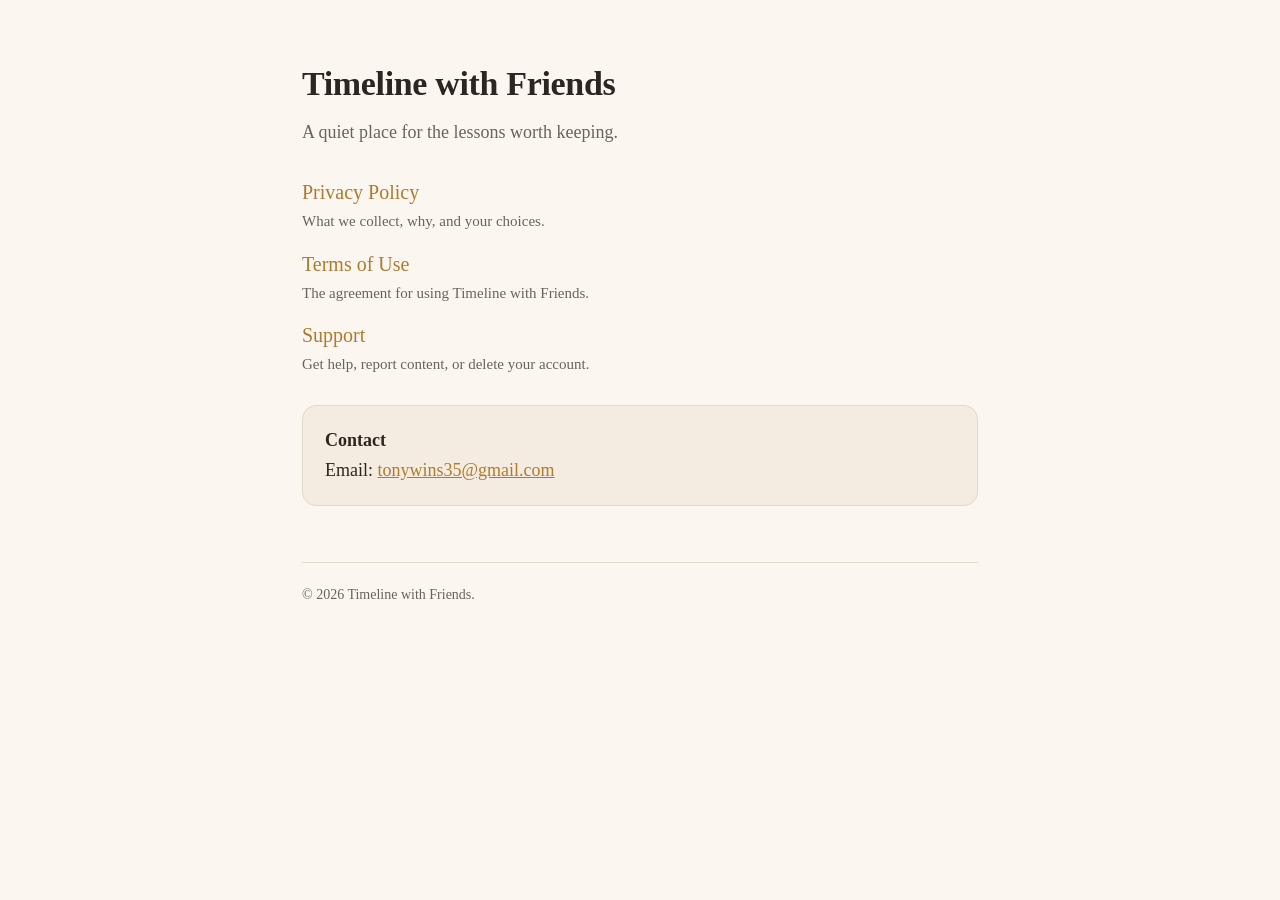
<file: index.html>
<!DOCTYPE html>
<html lang="en">
<head>
<meta charset="utf-8">
<meta name="viewport" content="width=device-width, initial-scale=1">
<title>Timeline with Friends</title>
<link rel="stylesheet" href="style.css">
</head>
<body>
<div class="wrap">
  <header class="masthead">
    <p class="brand">Timeline with Friends</p>
    <p class="tagline">A quiet place for the lessons worth keeping.</p>
  </header>

  <ul class="home-links">
    <li>
      <a href="privacy.html">Privacy Policy</a>
      <span>What we collect, why, and your choices.</span>
    </li>
    <li>
      <a href="terms.html">Terms of Use</a>
      <span>The agreement for using Timeline with Friends.</span>
    </li>
    <li>
      <a href="support.html">Support</a>
      <span>Get help, report content, or delete your account.</span>
    </li>
  </ul>

  <div class="card">
    <strong>Contact</strong><br>
    Email: <a href="mailto:tonywins35@gmail.com">tonywins35@gmail.com</a>
  </div>

  <footer>
    &copy; 2026 Timeline with Friends.
  </footer>
</div>
</body>
</html>
</file>
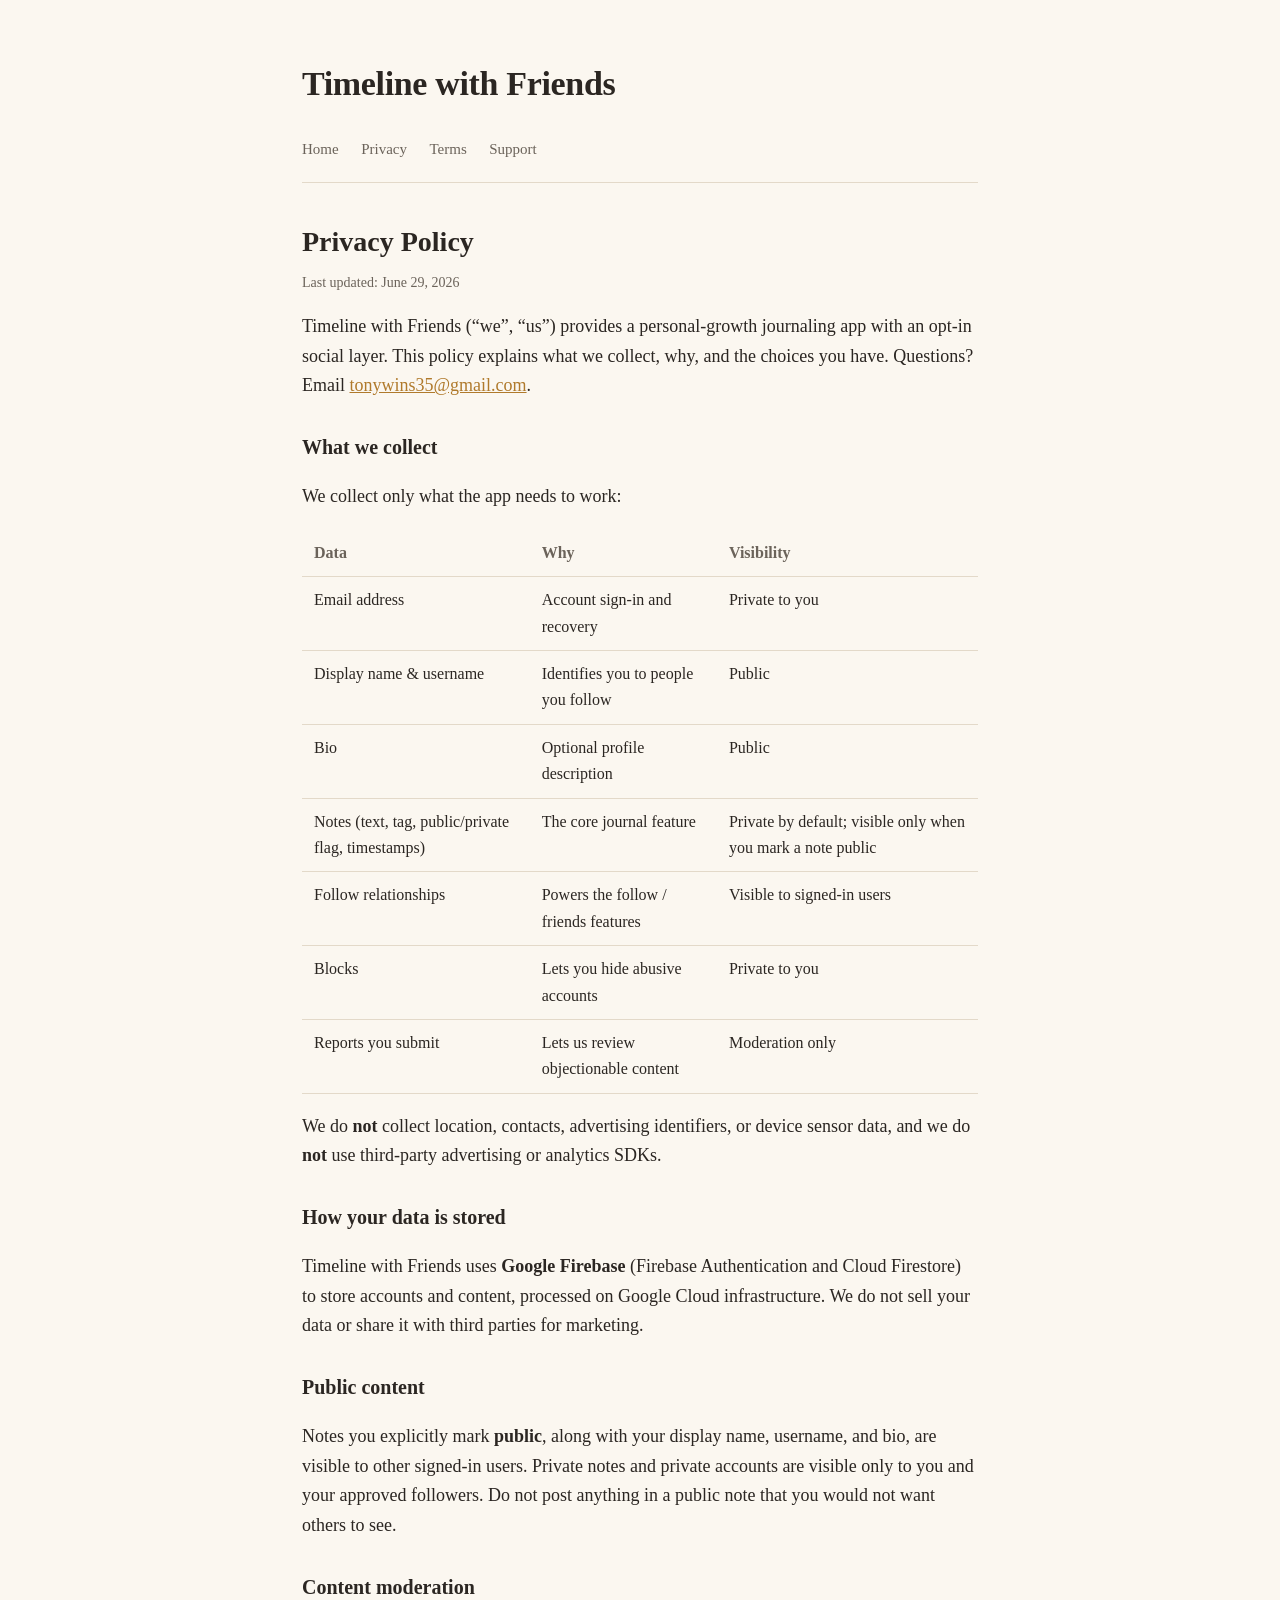
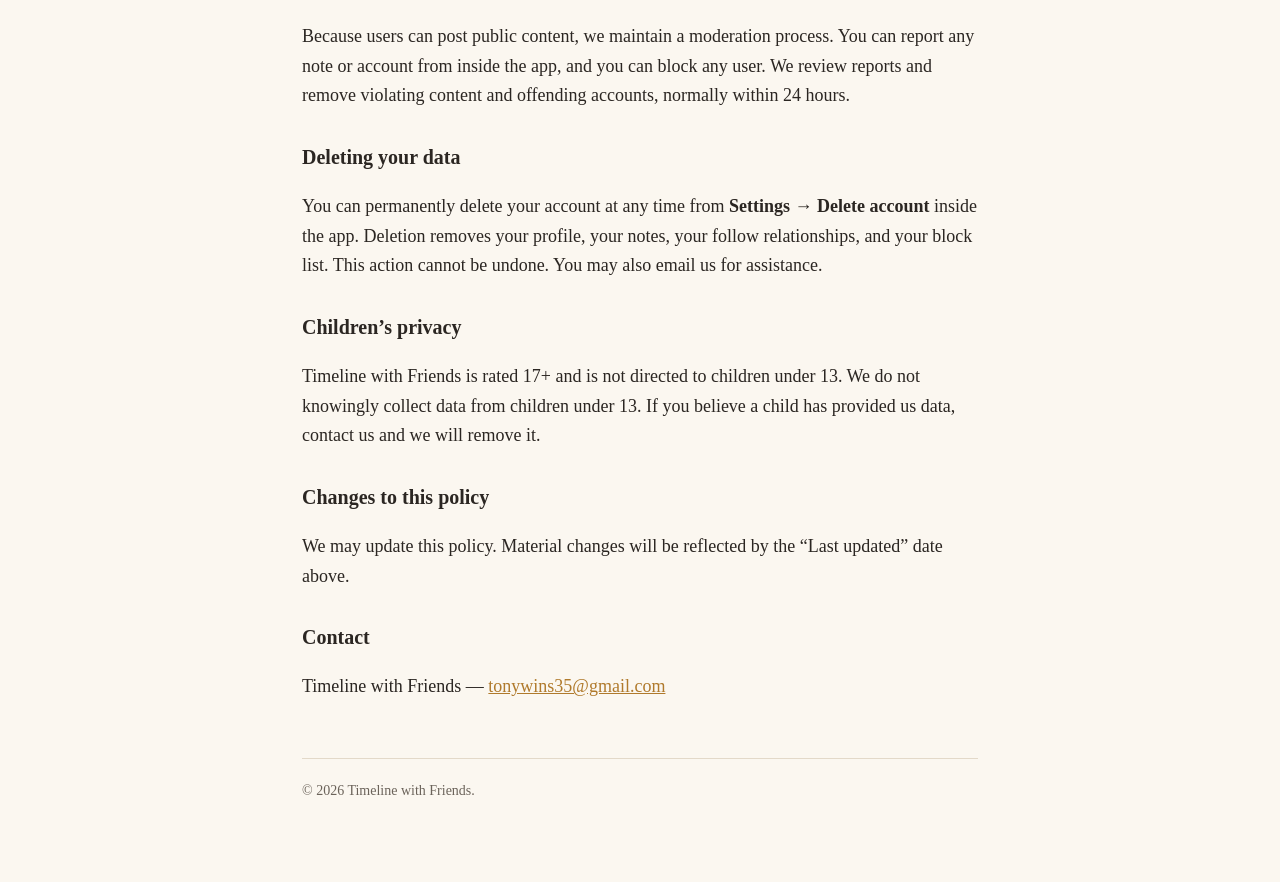
<file: privacy.html>
<!DOCTYPE html>
<html lang="en">
<head>
<meta charset="utf-8">
<meta name="viewport" content="width=device-width, initial-scale=1">
<title>Privacy Policy — Timeline with Friends</title>
<link rel="stylesheet" href="style.css">
</head>
<body>
<div class="wrap">
  <header class="masthead">
    <p class="brand">Timeline with Friends</p>
    <nav class="top">
      <a href="index.html">Home</a>
      <a href="privacy.html">Privacy</a>
      <a href="terms.html">Terms</a>
      <a href="support.html">Support</a>
    </nav>
  </header>

  <h1>Privacy Policy</h1>
  <p class="updated">Last updated: June 29, 2026</p>

  <p>Timeline with Friends (&ldquo;we&rdquo;, &ldquo;us&rdquo;) provides a personal-growth
  journaling app with an opt-in social layer. This policy explains what we
  collect, why, and the choices you have. Questions? Email
  <a href="mailto:tonywins35@gmail.com">tonywins35@gmail.com</a>.</p>

  <h2>What we collect</h2>
  <p>We collect only what the app needs to work:</p>
  <table>
    <tr><th>Data</th><th>Why</th><th>Visibility</th></tr>
    <tr><td>Email address</td><td>Account sign-in and recovery</td><td>Private to you</td></tr>
    <tr><td>Display name &amp; username</td><td>Identifies you to people you follow</td><td>Public</td></tr>
    <tr><td>Bio</td><td>Optional profile description</td><td>Public</td></tr>
    <tr><td>Notes (text, tag, public/private flag, timestamps)</td><td>The core journal feature</td><td>Private by default; visible only when you mark a note public</td></tr>
    <tr><td>Follow relationships</td><td>Powers the follow / friends features</td><td>Visible to signed-in users</td></tr>
    <tr><td>Blocks</td><td>Lets you hide abusive accounts</td><td>Private to you</td></tr>
    <tr><td>Reports you submit</td><td>Lets us review objectionable content</td><td>Moderation only</td></tr>
  </table>
  <p>We do <strong>not</strong> collect location, contacts, advertising
  identifiers, or device sensor data, and we do <strong>not</strong> use
  third-party advertising or analytics SDKs.</p>

  <h2>How your data is stored</h2>
  <p>Timeline with Friends uses <strong>Google Firebase</strong> (Firebase Authentication and
  Cloud Firestore) to store accounts and content, processed on Google Cloud
  infrastructure. We do not sell your data or share it with third parties for
  marketing.</p>

  <h2>Public content</h2>
  <p>Notes you explicitly mark <strong>public</strong>, along with your display
  name, username, and bio, are visible to other signed-in users. Private notes
  and private accounts are visible only to you and your approved followers. Do
  not post anything in a public note that you would not want others to see.</p>

  <h2>Content moderation</h2>
  <p>Because users can post public content, we maintain a moderation process. You
  can report any note or account from inside the app, and you can block any user.
  We review reports and remove violating content and offending accounts, normally
  within 24 hours.</p>

  <h2>Deleting your data</h2>
  <p>You can permanently delete your account at any time from
  <strong>Settings &rarr; Delete account</strong> inside the app. Deletion removes
  your profile, your notes, your follow relationships, and your block list. This
  action cannot be undone. You may also email us for assistance.</p>

  <h2>Children&rsquo;s privacy</h2>
  <p>Timeline with Friends is rated 17+ and is not directed to children under 13. We do not
  knowingly collect data from children under 13. If you believe a child has
  provided us data, contact us and we will remove it.</p>

  <h2>Changes to this policy</h2>
  <p>We may update this policy. Material changes will be reflected by the
  &ldquo;Last updated&rdquo; date above.</p>

  <h2>Contact</h2>
  <p>Timeline with Friends &mdash; <a href="mailto:tonywins35@gmail.com">tonywins35@gmail.com</a></p>

  <footer>&copy; 2026 Timeline with Friends.</footer>
</div>
</body>
</html>
</file>
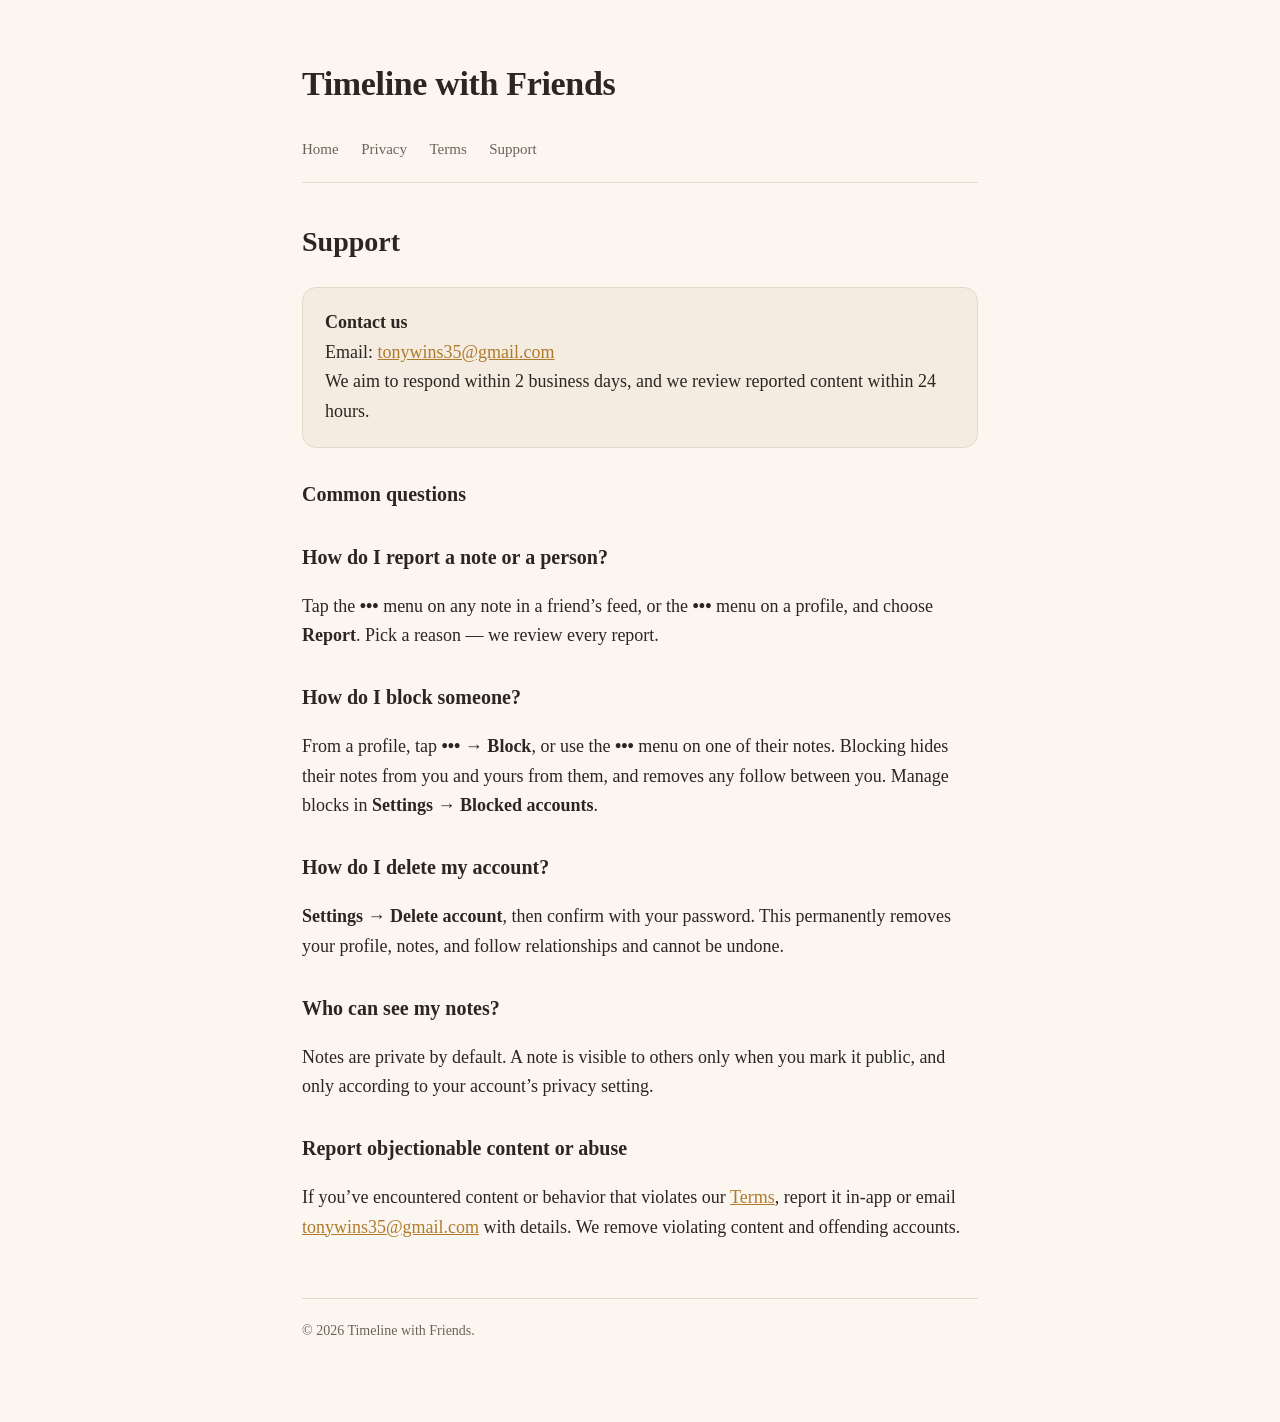
<file: support.html>
<!DOCTYPE html>
<html lang="en">
<head>
<meta charset="utf-8">
<meta name="viewport" content="width=device-width, initial-scale=1">
<title>Support — Timeline with Friends</title>
<link rel="stylesheet" href="style.css">
</head>
<body>
<div class="wrap">
  <header class="masthead">
    <p class="brand">Timeline with Friends</p>
    <nav class="top">
      <a href="index.html">Home</a>
      <a href="privacy.html">Privacy</a>
      <a href="terms.html">Terms</a>
      <a href="support.html">Support</a>
    </nav>
  </header>

  <h1>Support</h1>

  <div class="card">
    <strong>Contact us</strong><br>
    Email: <a href="mailto:tonywins35@gmail.com">tonywins35@gmail.com</a><br>
    We aim to respond within 2 business days, and we review reported content
    within 24 hours.
  </div>

  <h2>Common questions</h2>

  <h2>How do I report a note or a person?</h2>
  <p>Tap the <strong>&bull;&bull;&bull;</strong> menu on any note in a
  friend&rsquo;s feed, or the <strong>&bull;&bull;&bull;</strong> menu on a
  profile, and choose <strong>Report</strong>. Pick a reason &mdash; we review
  every report.</p>

  <h2>How do I block someone?</h2>
  <p>From a profile, tap <strong>&bull;&bull;&bull; &rarr; Block</strong>, or use
  the <strong>&bull;&bull;&bull;</strong> menu on one of their notes. Blocking
  hides their notes from you and yours from them, and removes any follow between
  you. Manage blocks in <strong>Settings &rarr; Blocked accounts</strong>.</p>

  <h2>How do I delete my account?</h2>
  <p><strong>Settings &rarr; Delete account</strong>, then confirm with your
  password. This permanently removes your profile, notes, and follow
  relationships and cannot be undone.</p>

  <h2>Who can see my notes?</h2>
  <p>Notes are private by default. A note is visible to others only when you mark
  it public, and only according to your account&rsquo;s privacy setting.</p>

  <h2>Report objectionable content or abuse</h2>
  <p>If you&rsquo;ve encountered content or behavior that violates our
  <a href="terms.html">Terms</a>, report it in-app or email
  <a href="mailto:tonywins35@gmail.com">tonywins35@gmail.com</a> with details. We
  remove violating content and offending accounts.</p>

  <footer>&copy; 2026 Timeline with Friends.</footer>
</div>
</body>
</html>
</file>
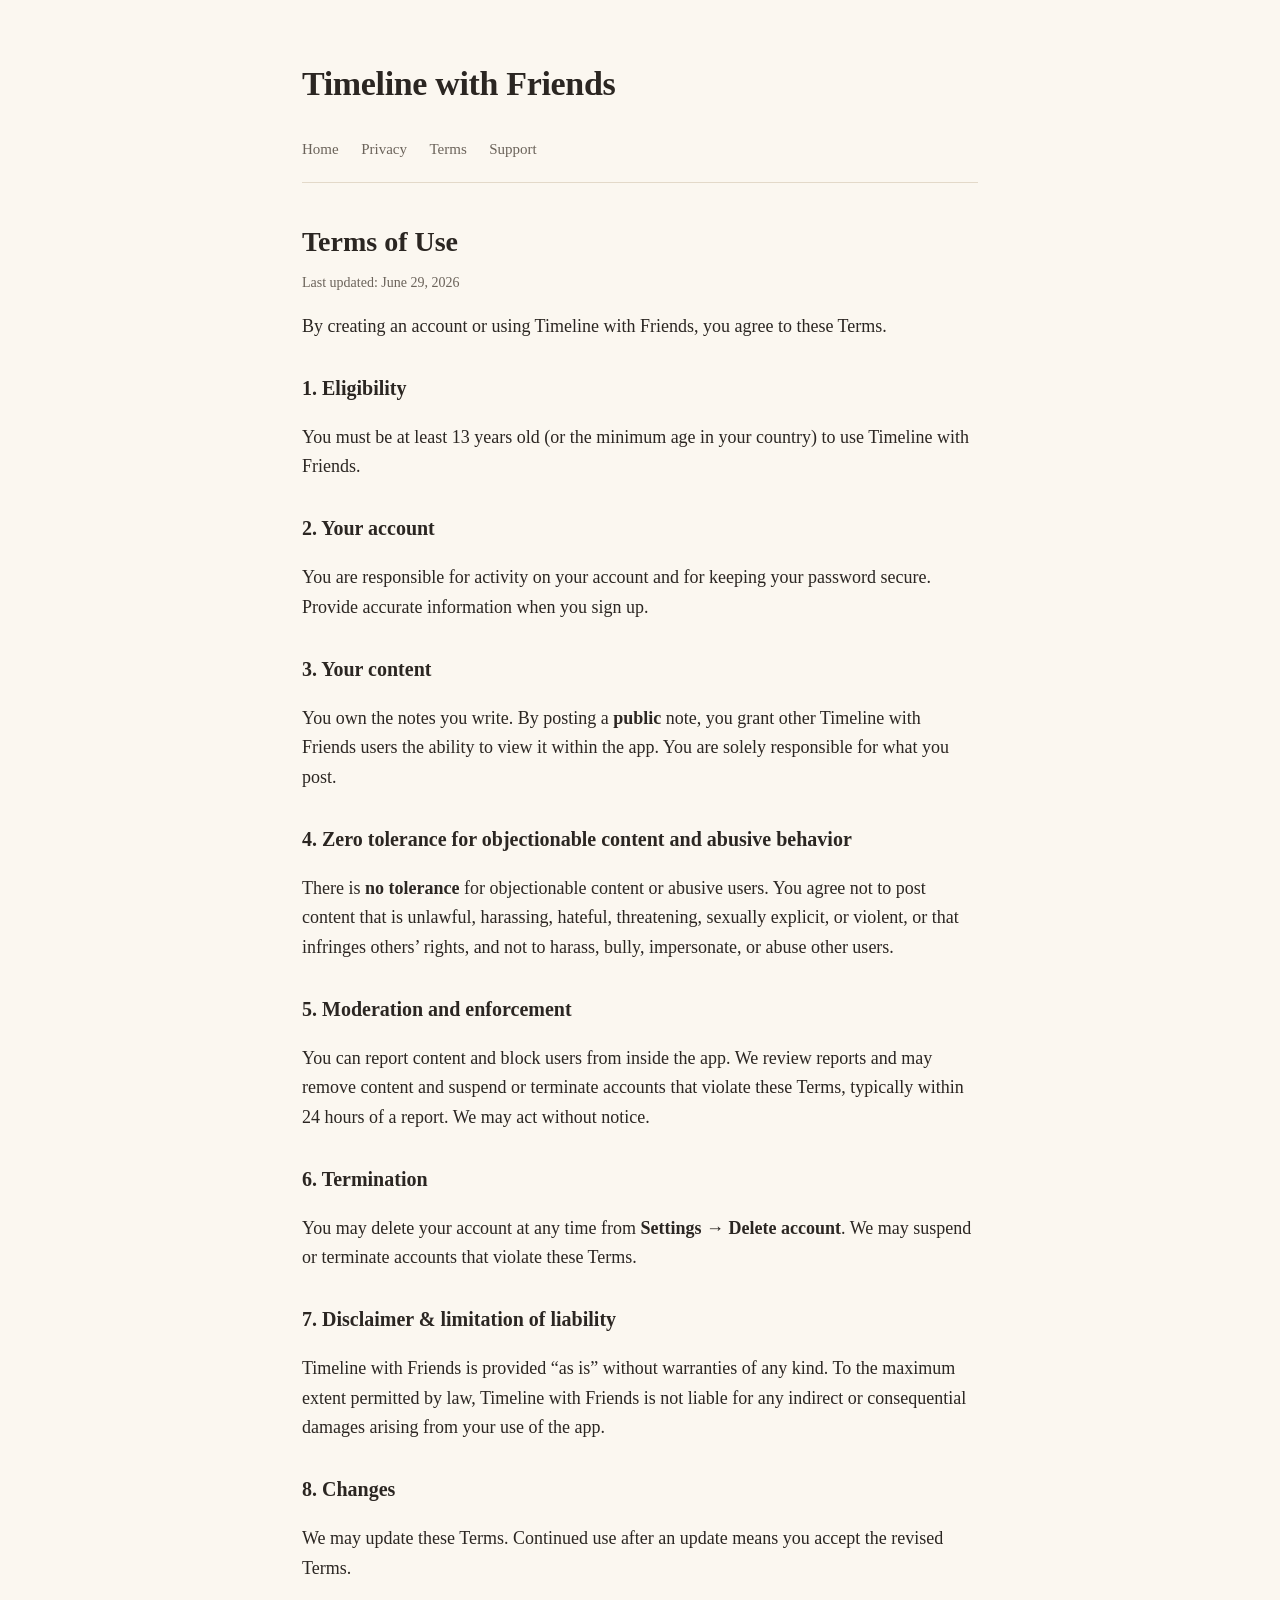
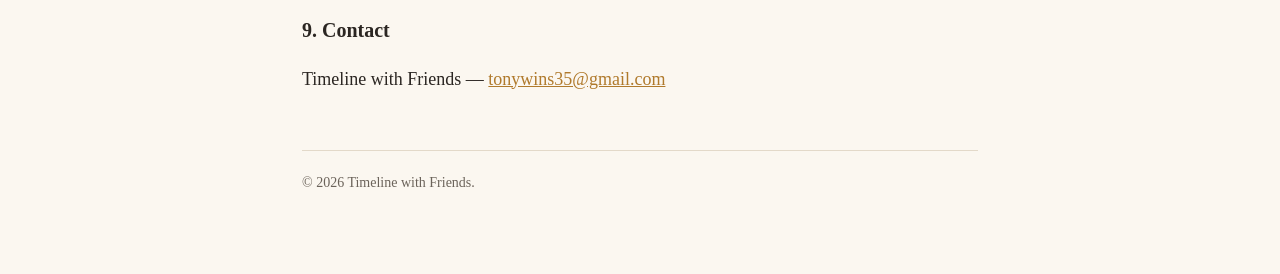
<file: terms.html>
<!DOCTYPE html>
<html lang="en">
<head>
<meta charset="utf-8">
<meta name="viewport" content="width=device-width, initial-scale=1">
<title>Terms of Use — Timeline with Friends</title>
<link rel="stylesheet" href="style.css">
</head>
<body>
<div class="wrap">
  <header class="masthead">
    <p class="brand">Timeline with Friends</p>
    <nav class="top">
      <a href="index.html">Home</a>
      <a href="privacy.html">Privacy</a>
      <a href="terms.html">Terms</a>
      <a href="support.html">Support</a>
    </nav>
  </header>

  <h1>Terms of Use</h1>
  <p class="updated">Last updated: June 29, 2026</p>

  <p>By creating an account or using Timeline with Friends, you agree to these Terms.</p>

  <h2>1. Eligibility</h2>
  <p>You must be at least 13 years old (or the minimum age in your country) to use
  Timeline with Friends.</p>

  <h2>2. Your account</h2>
  <p>You are responsible for activity on your account and for keeping your
  password secure. Provide accurate information when you sign up.</p>

  <h2>3. Your content</h2>
  <p>You own the notes you write. By posting a <strong>public</strong> note, you
  grant other Timeline with Friends users the ability to view it within the app. You are solely
  responsible for what you post.</p>

  <h2>4. Zero tolerance for objectionable content and abusive behavior</h2>
  <p>There is <strong>no tolerance</strong> for objectionable content or abusive
  users. You agree not to post content that is unlawful, harassing, hateful,
  threatening, sexually explicit, or violent, or that infringes others&rsquo;
  rights, and not to harass, bully, impersonate, or abuse other users.</p>

  <h2>5. Moderation and enforcement</h2>
  <p>You can report content and block users from inside the app. We review reports
  and may remove content and suspend or terminate accounts that violate these
  Terms, typically within 24 hours of a report. We may act without notice.</p>

  <h2>6. Termination</h2>
  <p>You may delete your account at any time from <strong>Settings &rarr; Delete
  account</strong>. We may suspend or terminate accounts that violate these
  Terms.</p>

  <h2>7. Disclaimer &amp; limitation of liability</h2>
  <p>Timeline with Friends is provided &ldquo;as is&rdquo; without warranties of any kind. To
  the maximum extent permitted by law, Timeline with Friends is not liable for any indirect or
  consequential damages arising from your use of the app.</p>

  <h2>8. Changes</h2>
  <p>We may update these Terms. Continued use after an update means you accept the
  revised Terms.</p>

  <h2>9. Contact</h2>
  <p>Timeline with Friends &mdash; <a href="mailto:tonywins35@gmail.com">tonywins35@gmail.com</a></p>

  <footer>&copy; 2026 Timeline with Friends.</footer>
</div>
</body>
</html>
</file>
<file: style.css>
:root {
  --paper: #fbf7f0;
  --card: #f4ece0;
  --ink: #2b2622;
  --ink-soft: #6b635a;
  --hairline: #e3d9c9;
  --amber: #b07a2c;
}

* { box-sizing: border-box; }

html { -webkit-text-size-adjust: 100%; }

body {
  margin: 0;
  background: var(--paper);
  color: var(--ink);
  font-family: "Iowan Old Style", "Palatino Linotype", Palatino, Georgia, "Times New Roman", serif;
  line-height: 1.65;
  font-size: 18px;
}

.wrap {
  max-width: 720px;
  margin: 0 auto;
  padding: 56px 22px 80px;
}

header.masthead {
  margin-bottom: 28px;
}

.brand {
  font-size: 34px;
  font-weight: 600;
  letter-spacing: -0.01em;
  margin: 0;
}

.tagline {
  color: var(--ink-soft);
  margin: 6px 0 0;
}

nav.top {
  margin: 22px 0 0;
  padding-bottom: 18px;
  border-bottom: 1px solid var(--hairline);
}

nav.top a {
  color: var(--ink-soft);
  text-decoration: none;
  margin-right: 18px;
  font-size: 15px;
}

nav.top a:hover { color: var(--amber); }

h1 { font-size: 28px; font-weight: 600; margin: 36px 0 6px; }
h2 { font-size: 20px; font-weight: 600; margin: 30px 0 8px; }

.updated { color: var(--ink-soft); font-size: 14px; margin: 0 0 8px; }

a { color: var(--amber); }

table {
  width: 100%;
  border-collapse: collapse;
  margin: 16px 0;
  font-size: 16px;
}

th, td {
  text-align: left;
  vertical-align: top;
  padding: 10px 12px;
  border-bottom: 1px solid var(--hairline);
}

th { color: var(--ink-soft); font-weight: 600; }

.card {
  background: var(--card);
  border: 1px solid var(--hairline);
  border-radius: 14px;
  padding: 20px 22px;
  margin: 22px 0;
}

ul { padding-left: 22px; }
li { margin: 6px 0; }

footer {
  margin-top: 56px;
  padding-top: 20px;
  border-top: 1px solid var(--hairline);
  color: var(--ink-soft);
  font-size: 14px;
}

.home-links { list-style: none; padding: 0; margin: 28px 0; }
.home-links li { margin: 0 0 14px; }
.home-links a { font-size: 20px; text-decoration: none; }
.home-links span { display: block; color: var(--ink-soft); font-size: 15px; }
</file>
